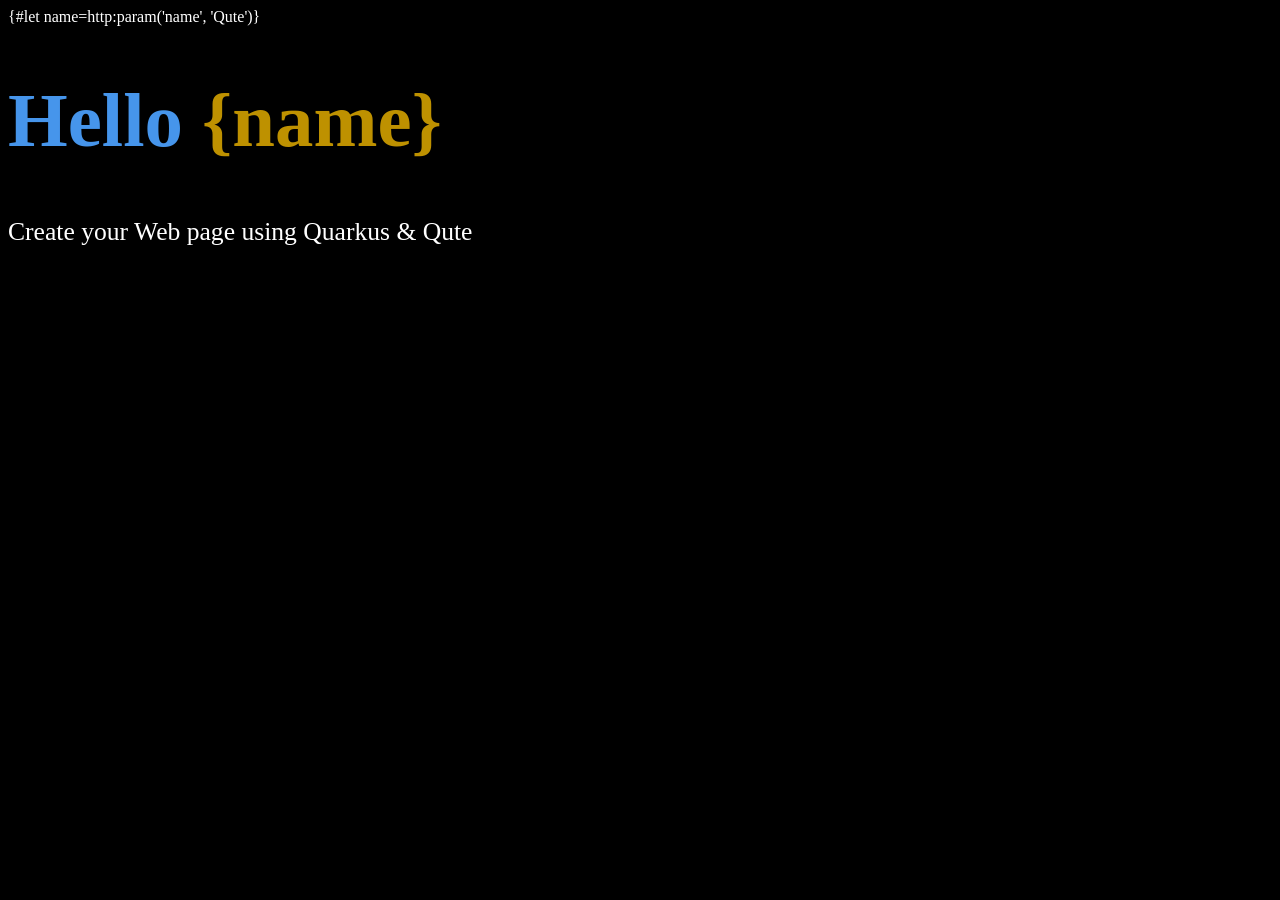
<file: src/main/resources/templates/pub/some-page.html>
{#let name=http:param('name', 'Qute')}
<!DOCTYPE html>
<html>
<head>
    <meta charset="UTF-8">
    <title>Hello {name}</title>
    <style>
        body {
            background-color: #000;
            color: #fff;
        }
        h1 {
            color: #4695EB;
            font-size: 6vw;
        }

        h1 b {
            color: #be9100;
        }

        p {
            font-size: 2vw;
        }
    </style>
</head>
<body>
<h1>Hello <b>{name}</b></h1>

<p>Create your Web page using Quarkus & Qute</p>
</body>
</html>
</file>
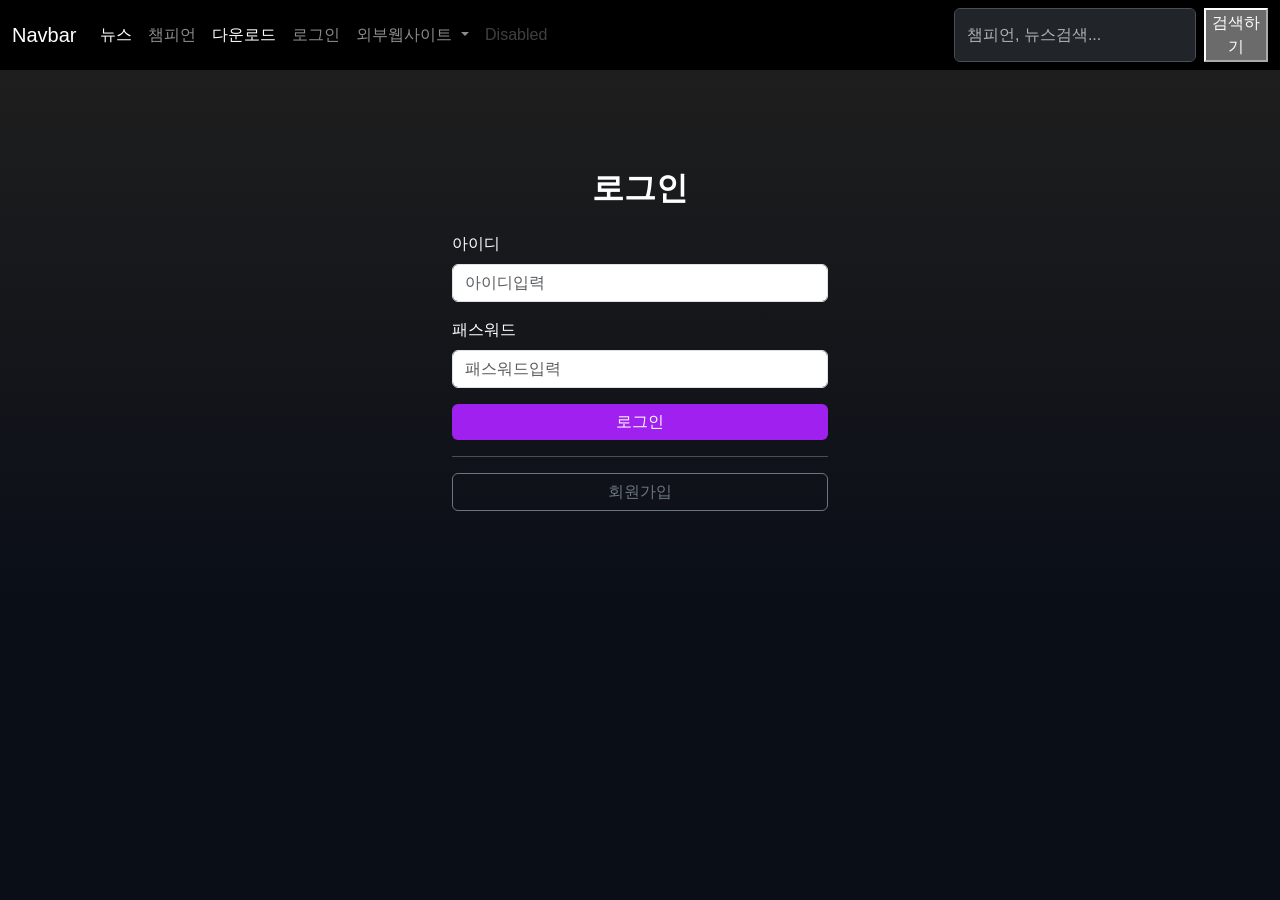
<file: src/main/resources/META-INF/resources/login/login copy.html>
<!DOCTYPE html>
<html lang="ko">
<head>
    <meta charset="UTF-8">
    <meta name="viewport" content="width=device-width, initial-scale=1.0">
    <title>League of Legends - 메인 페이지</title>
    <!-- Bootstrap 5 CDN -->
    <link href="https://cdn.jsdelivr.net/npm/bootstrap@5.3.0/dist/css/bootstrap.min.css" rel="stylesheet">
    <!-- <script src="https://cdn.jsdelivr.net/npm/bootstrap@5.3.0/dist/js/bootstrap.bundle.min.js"></script> -->
    <script src="../js/bootstrap.bundle.min.js"></script>
    <script src="../js/test.js"></script>
    
    <!-- <script src="js/search.js"></script> -->



    <!-- 커스텀 스타일 (LOL 테마 + 챔피언 호버 효과) -->
     <link rel="stylesheet" href="../css/main.css">


    <!-- <style>    # main.css 파일에 디자인 파일이 들어있기에 이건 더이상 필요없어진듯?...
        body { background-color: #0a0e17; color: #fff; font-family: 'Arial', sans-serif; }
        .navbar { background-color: #000; }
        .hero { background: linear-gradient(to bottom, #1e1e1e, #0a0e17); min-height: 60vh; }
        .accent-purple { color: #a020f0; }
        .accent-red { color: #ff0000; }
        .card { background-color: #1e1e1e; border: none; transition: transform 0.3s, box-shadow 0.3s; }
        .card:hover { transform: scale(1.05); box-shadow: 0 10px 20px rgba(160, 32, 240, 0.5); }
        .card-img-top { height: 200px; object-fit: cover; border-radius: 10px 10px 0 0; }
        .btn-primary { background-color: #a020f0; border: none; }
        .btn-primary:hover { background-color: #800080; }
    </style> -->


    <script>
    window.onload = function() {
        alert("메인 페이지 로딩 완료");
    }
    </script>


</head>
<body>

    <!-- 헤더 (Navbar) -->
    <!-- <nav class="navbar navbar-expand-lg navbar-dark">
        <div class="container-fluid">
            <a class="navbar-brand" href="http://localhost:8080/index.html">League of Legends</a>
            <button class="navbar-toggler" type="button" data-bs-toggle="collapse" data-bs-target="#navbarNav" aria-controls="navbarNav" aria-expanded="false" aria-label="Toggle navigation">
                <span class="navbar-toggler-icon"></span>
            </button>
            <div class="collapse navbar-collapse" id="navbarNav">
                <ul class="navbar-nav ms-auto">
                    <li class="nav-item"><a class="nav-link" href="#">뉴스</a></li>
                    <li class="nav-item"><a class="nav-link" href="#">챔피언</a></li>
                    <li class="nav-item"><a class="nav-link" href="#">다운로드</a></li>
                    <li class="nav-item"><a class="nav-link" href="#">로그인</a></li>
                    <li class="nav-item"><a class="nav-link" href="https://lol.ps/" target="_blank">외부웹사이트</a></li>
                </ul>
            </div>
        </div>
    </nav> -->

<nav class="navbar navbar-expand-lg" data-bs-theme="dark">





    
    <div class="container-fluid">
  <a class="navbar-brand" href="#">Navbar</a>
  <button class="navbar-toggler" type="button" data-bs-toggle="collapse" data-bs-target="#navbarSupportedContent" aria-controls="navbarSupportedContent" aria-expanded="false" aria-label="Toggle navigation">
    <span class="navbar-toggler-icon"></span>
  </button>
  <div class="collapse navbar-collapse" id="navbarSupportedContent">


    


    
    <ul class="navbar-nav me-auto mb-2 mb-lg-0">
      <li class="nav-item">
        <a class="nav-link active" aria-current="page" href="#">뉴스</a>
      </li>
      
      <li class="nav-item">
        <a class="nav-link" href="#">챔피언</a>
      </li>

<li class="nav-item">
        <a class="nav-link active" aria-current="page" href="main_page_sub/download.html">다운로드</a>
      </li><li class="nav-item">



        <!-- <a class="nav-link active" aria-current="page" href="#">로그인</a> -->
  <!-- #수정됨 -->       <a class="nav-link" href="/login">로그인</a>


      </li>

      <li class="nav-item dropdown">
        <a class="nav-link dropdown-toggle" href="#" role="button" data-bs-toggle="dropdown" aria-expanded="false">
          외부웹사이트
        </a>
        <ul class="dropdown-menu">
          <li><a class="dropdown-item" href="https://lol.ps/">롤전적</a></li>
          <li><a class="dropdown-item" href="#">불법사이트</a></li>
          <li><hr class="dropdown-divider"></li>
          <li><a class="dropdown-item" href="#">외부웹</a></li>
        </ul>
      </li>
      <li class="nav-item">
        <a class="nav-link disabled" aria-disabled="true">Disabled</a>
      </li>
    </ul>



    <!-- <form class="d-flex" id="searchForm">
      <input class="form-control me-2" type="search" placeholder="Search" aria-label="Search" id= "searchForm" />
      <button class="btn btn-outline-success" type="submit">Search</button>
    </form> -->



    <form class="d-flex" id="searchForm">
<input class="form-control me-2" type="search" placeholder="챔피언, 뉴스검색..."aria-label="Search" id="searchInput">
<button class="btnbtn-outline-success" type="submit">검색하기</button>
</form>



  </div>
</div>
</nav>


<!--네비바→ index.html과동일하게복사-->
<section class="hero d-flex align-items-center
justify-content-center text-center py-5">
<div class="container" style="max-width: 400px;">
<h2 class="fw-bold mb-4">로그인</h2>

  <form method="POST" action="/login_check">
<div class="mb-3 text-start">
<label class="form-label">아이디</label>
<input type="text" class="form-control"
name="username" placeholder="아이디입력" required>
</div>
<div class="mb-3 text-start">
<label class="form-label">패스워드</label>
<input type="password" class="form-control"
name="password" placeholder="패스워드입력" required>
  </div>
  <button type="submit"
      class="btn btn-primary w-100">로그인</button>


  <hr>
  <a href="/register" 
  class="btn btn-outline-secondary w-100">
  회원가입
  </a>
  </form>
</div>
</section>
</file>
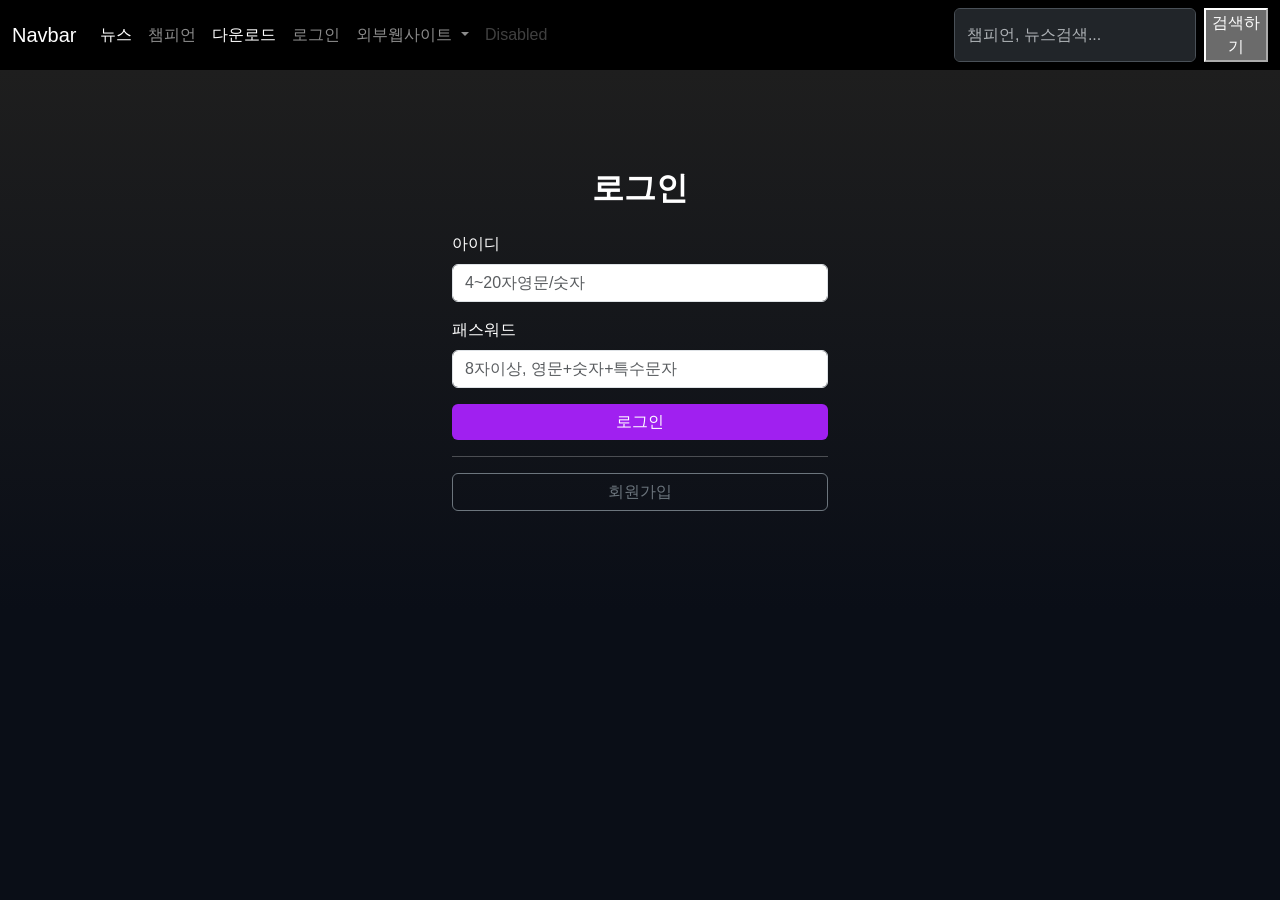
<file: src/main/resources/META-INF/resources/login/login.html>
<!DOCTYPE html>
<html lang="ko">
<head>
    <meta charset="UTF-8">
    <meta name="viewport" content="width=device-width, initial-scale=1.0">
    <title>League of Legends - 메인 페이지</title>
    <!-- Bootstrap 5 CDN -->
    <link href="https://cdn.jsdelivr.net/npm/bootstrap@5.3.0/dist/css/bootstrap.min.css" rel="stylesheet">
    <!-- <script src="https://cdn.jsdelivr.net/npm/bootstrap@5.3.0/dist/js/bootstrap.bundle.min.js"></script> -->
    <script src="../js/bootstrap.bundle.min.js"></script>
    <script src="../js/test.js"></script>
    
    <!-- <script src="js/search.js"></script> -->



    <!-- 커스텀 스타일 (LOL 테마 + 챔피언 호버 효과) -->
     <link rel="stylesheet" href="../css/main.css">


    <!-- <style>    # main.css 파일에 디자인 파일이 들어있기에 이건 더이상 필요없어진듯?...
        body { background-color: #0a0e17; color: #fff; font-family: 'Arial', sans-serif; }
        .navbar { background-color: #000; }
        .hero { background: linear-gradient(to bottom, #1e1e1e, #0a0e17); min-height: 60vh; }
        .accent-purple { color: #a020f0; }
        .accent-red { color: #ff0000; }
        .card { background-color: #1e1e1e; border: none; transition: transform 0.3s, box-shadow 0.3s; }
        .card:hover { transform: scale(1.05); box-shadow: 0 10px 20px rgba(160, 32, 240, 0.5); }
        .card-img-top { height: 200px; object-fit: cover; border-radius: 10px 10px 0 0; }
        .btn-primary { background-color: #a020f0; border: none; }
        .btn-primary:hover { background-color: #800080; }
    </style> -->


    <script>
    window.onload = function() {
        alert("메인 페이지 로딩 완료");
    }
    </script>


</head>
<body>

    <!-- 헤더 (Navbar) -->
    <!-- <nav class="navbar navbar-expand-lg navbar-dark">
        <div class="container-fluid">
            <a class="navbar-brand" href="http://localhost:8080/index.html">League of Legends</a>
            <button class="navbar-toggler" type="button" data-bs-toggle="collapse" data-bs-target="#navbarNav" aria-controls="navbarNav" aria-expanded="false" aria-label="Toggle navigation">
                <span class="navbar-toggler-icon"></span>
            </button>
            <div class="collapse navbar-collapse" id="navbarNav">
                <ul class="navbar-nav ms-auto">
                    <li class="nav-item"><a class="nav-link" href="#">뉴스</a></li>
                    <li class="nav-item"><a class="nav-link" href="#">챔피언</a></li>
                    <li class="nav-item"><a class="nav-link" href="#">다운로드</a></li>
                    <li class="nav-item"><a class="nav-link" href="#">로그인</a></li>
                    <li class="nav-item"><a class="nav-link" href="https://lol.ps/" target="_blank">외부웹사이트</a></li>
                </ul>
            </div>
        </div>
    </nav> -->

<nav class="navbar navbar-expand-lg" data-bs-theme="dark">





    
    <div class="container-fluid">
  <a class="navbar-brand" href="#">Navbar</a>
  <button class="navbar-toggler" type="button" data-bs-toggle="collapse" data-bs-target="#navbarSupportedContent" aria-controls="navbarSupportedContent" aria-expanded="false" aria-label="Toggle navigation">
    <span class="navbar-toggler-icon"></span>
  </button>
  <div class="collapse navbar-collapse" id="navbarSupportedContent">


    


    
    <ul class="navbar-nav me-auto mb-2 mb-lg-0">
      <li class="nav-item">
        <a class="nav-link active" aria-current="page" href="#">뉴스</a>
      </li>
      
      <li class="nav-item">
        <a class="nav-link" href="#">챔피언</a>
      </li>

<li class="nav-item">
        <a class="nav-link active" aria-current="page" href="main_page_sub/download.html">다운로드</a>
      </li><li class="nav-item">



        <!-- <a class="nav-link active" aria-current="page" href="#">로그인</a> -->
  <!-- #수정됨 -->       <a class="nav-link" href="/login">로그인</a>


      </li>

      <li class="nav-item dropdown">
        <a class="nav-link dropdown-toggle" href="#" role="button" data-bs-toggle="dropdown" aria-expanded="false">
          외부웹사이트
        </a>
        <ul class="dropdown-menu">
          <li><a class="dropdown-item" href="https://lol.ps/">롤전적</a></li>
          <li><a class="dropdown-item" href="#">불법사이트</a></li>
          <li><hr class="dropdown-divider"></li>
          <li><a class="dropdown-item" href="#">외부웹</a></li>
        </ul>
      </li>
      <li class="nav-item">
        <a class="nav-link disabled" aria-disabled="true">Disabled</a>
      </li>
    </ul>



    <!-- <form class="d-flex" id="searchForm">
      <input class="form-control me-2" type="search" placeholder="Search" aria-label="Search" id= "searchForm" />
      <button class="btn btn-outline-success" type="submit">Search</button>
    </form> -->



    <form class="d-flex" id="searchForm">
<input class="form-control me-2" type="search" placeholder="챔피언, 뉴스검색..."aria-label="Search" id="searchInput">
<button class="btnbtn-outline-success" type="submit">검색하기</button>
</form>



  </div>
</div>
</nav>


<!--네비바→ index.html과동일하게복사-->
<!-- <section class="hero d-flex align-items-center
justify-content-center text-center py-5">
<div class="container" style="max-width: 400px;">
<h2 class="fw-bold mb-4">로그인</h2>

  <form method="POST" action="/login_check">
<div class="mb-3 text-start">
<label class="form-label">아이디</label>
<input type="text" class="form-control"
name="username" placeholder="아이디입력" required>
</div>
<div class="mb-3 text-start">
<label class="form-label">패스워드</label>
<input type="password" class="form-control"
name="password" placeholder="패스워드입력" required>
  </div>
  <button type="submit"
      class="btn btn-primary w-100">로그인</button>


  <hr>
  <a href="/register" 
  class="btn btn-outline-secondary w-100">
  회원가입
  </a>
  </form>
</div>
</section> -->


<!-- 여기부터 12주차 pdf 내용 -->


<!-- <!기존index.html 디자인을재활용한다.--> 
<section class="hero d-flex align-items-center
justify-content-center text-center py-5">
<div class="container" style="max-width: 400px;">
<h2 class="fw-bold mb-4">로그인</h2>
<form method="POST" action="/login_check" id="loginForm">
<div class="mb-3 text-start">
<label class="form-label">아이디</label>
<input type="text" class="form-control"
id="usernameInput" name="username" placeholder="4~20자영문/숫자"required>
<div class="invalid-feedback" id="usernameMsg"></div>
</div>
<div class="mb-3 text-start">
<label class="form-label">패스워드</label>
<input type="password" class="form-control"
id="passwordInput" placeholder="8자이상, 영문+숫자+특수문자"required>
<div class="invalid-feedback" id="passwordMsg"></div>
<input type="hidden" id="password" name="password">
</div>




<!-- <button type="button" onclick="validateAndLogin()"
class="btn btn-primary w-100">로그인</button> -->
<!-- 신규 추가-->
<!-- <hr>
<a href="/register"
class="btn btn-outline-secondary w-100">
회원가입
</a>
</form>
</div>
</section> -->




<button type="button" onclick="validateAndLogin()"
class="btn btn-primary w-100">로그인</button>
<!-- 신규 추가-->
<hr>
<a href="/register"
class="btn btn-outline-secondary w-100">
회원가입
</a>
</form>
</div>
</section>






<script src="../js/input_sha256.js"></script>
</file>
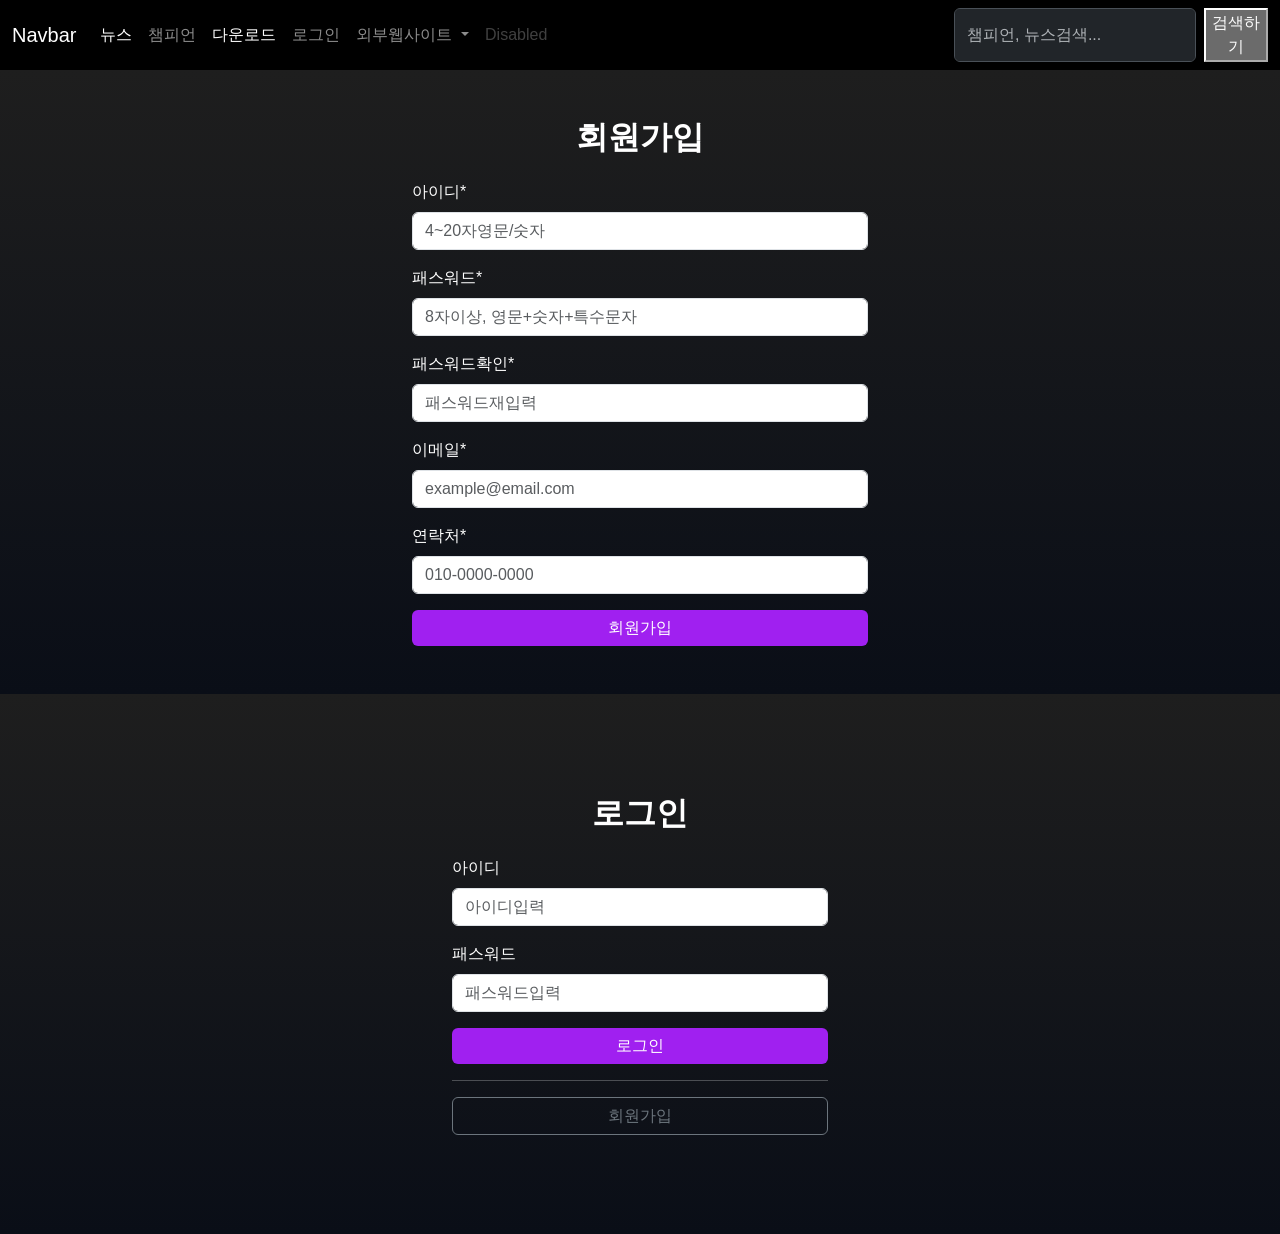
<file: src/main/resources/META-INF/resources/login/register.html>
<!DOCTYPE html>
<html lang="ko">
<head>
    <meta charset="UTF-8">
    <meta name="viewport" content="width=device-width, initial-scale=1.0">
    <title>League of Legends - 메인 페이지</title>
    <!-- Bootstrap 5 CDN -->
    <link href="https://cdn.jsdelivr.net/npm/bootstrap@5.3.0/dist/css/bootstrap.min.css" rel="stylesheet">
    <!-- <script src="https://cdn.jsdelivr.net/npm/bootstrap@5.3.0/dist/js/bootstrap.bundle.min.js"></script> -->
    <script src="../js/bootstrap.bundle.min.js"></script>
    <script src="../js/test.js"></script>
    
    <!-- <script src="js/search.js"></script> -->



    <!-- 커스텀 스타일 (LOL 테마 + 챔피언 호버 효과) -->
     <link rel="stylesheet" href="../css/main.css">


    <!-- <style>    # main.css 파일에 디자인 파일이 들어있기에 이건 더이상 필요없어진듯?...
        body { background-color: #0a0e17; color: #fff; font-family: 'Arial', sans-serif; }
        .navbar { background-color: #000; }
        .hero { background: linear-gradient(to bottom, #1e1e1e, #0a0e17); min-height: 60vh; }
        .accent-purple { color: #a020f0; }
        .accent-red { color: #ff0000; }
        .card { background-color: #1e1e1e; border: none; transition: transform 0.3s, box-shadow 0.3s; }
        .card:hover { transform: scale(1.05); box-shadow: 0 10px 20px rgba(160, 32, 240, 0.5); }
        .card-img-top { height: 200px; object-fit: cover; border-radius: 10px 10px 0 0; }
        .btn-primary { background-color: #a020f0; border: none; }
        .btn-primary:hover { background-color: #800080; }
    </style> -->


    <script>
    window.onload = function() {
        alert("메인 페이지 로딩 완료");
    }
    </script>


</head>
<body>

    <!-- 헤더 (Navbar) -->
    <!-- <nav class="navbar navbar-expand-lg navbar-dark">
        <div class="container-fluid">
            <a class="navbar-brand" href="http://localhost:8080/index.html">League of Legends</a>
            <button class="navbar-toggler" type="button" data-bs-toggle="collapse" data-bs-target="#navbarNav" aria-controls="navbarNav" aria-expanded="false" aria-label="Toggle navigation">
                <span class="navbar-toggler-icon"></span>
            </button>
            <div class="collapse navbar-collapse" id="navbarNav">
                <ul class="navbar-nav ms-auto">
                    <li class="nav-item"><a class="nav-link" href="#">뉴스</a></li>
                    <li class="nav-item"><a class="nav-link" href="#">챔피언</a></li>
                    <li class="nav-item"><a class="nav-link" href="#">다운로드</a></li>
                    <li class="nav-item"><a class="nav-link" href="#">로그인</a></li>
                    <li class="nav-item"><a class="nav-link" href="https://lol.ps/" target="_blank">외부웹사이트</a></li>
                </ul>
            </div>
        </div>
    </nav> -->

<nav class="navbar navbar-expand-lg" data-bs-theme="dark">





    
    <div class="container-fluid">
  <a class="navbar-brand" href="#">Navbar</a>
  <button class="navbar-toggler" type="button" data-bs-toggle="collapse" data-bs-target="#navbarSupportedContent" aria-controls="navbarSupportedContent" aria-expanded="false" aria-label="Toggle navigation">
    <span class="navbar-toggler-icon"></span>
  </button>
  <div class="collapse navbar-collapse" id="navbarSupportedContent">


    


    
    <ul class="navbar-nav me-auto mb-2 mb-lg-0">
      <li class="nav-item">
        <a class="nav-link active" aria-current="page" href="#">뉴스</a>
      </li>
      
      <li class="nav-item">
        <a class="nav-link" href="#">챔피언</a>
      </li>

<li class="nav-item">
        <a class="nav-link active" aria-current="page" href="main_page_sub/download.html">다운로드</a>
      </li><li class="nav-item">



        <!-- <a class="nav-link active" aria-current="page" href="#">로그인</a> -->
  <!-- #수정됨 -->       <a class="nav-link" href="/login">로그인</a>


      </li>

      <li class="nav-item dropdown">
        <a class="nav-link dropdown-toggle" href="#" role="button" data-bs-toggle="dropdown" aria-expanded="false">
          외부웹사이트
        </a>
        <ul class="dropdown-menu">
          <li><a class="dropdown-item" href="https://lol.ps/">롤전적</a></li>
          <li><a class="dropdown-item" href="#">불법사이트</a></li>
          <li><hr class="dropdown-divider"></li>
          <li><a class="dropdown-item" href="#">외부웹</a></li>
        </ul>
      </li>
      <li class="nav-item">
        <a class="nav-link disabled" aria-disabled="true">Disabled</a>
      </li>
    </ul>



    <!-- <form class="d-flex" id="searchForm">
      <input class="form-control me-2" type="search" placeholder="Search" aria-label="Search" id= "searchForm" />
      <button class="btn btn-outline-success" type="submit">Search</button>
    </form> -->



    <form class="d-flex" id="searchForm">
<input class="form-control me-2" type="search" placeholder="챔피언, 뉴스검색..."aria-label="Search" id="searchInput">
<button class="btnbtn-outline-success" type="submit">검색하기</button>
</form>



  </div>
</div>
</nav>




<!-- 네비바아래삽입한다. -->
<section class="hero d-flex align-items-center
justify-content-center text-center py-5">
<div class="container" style="max-width: 480px;">
<h2 class="fw-bold mb-4">회원가입</h2>

<form id="registerForm" action="/register_check" method="post">
<!--아이디-->
<div class="mb-3 text-start">
<label class="form-label">아이디*</label>
<input type="text" class="form-control"
id="username" name="username"
placeholder="4~20자영문/숫자"required>
<div class="invalid-feedback" id="usernameMsg"></div>
</div>
<!--패스워드-->
<div class="mb-3 text-start">
<label class="form-label">패스워드*</label>
<input type="password" class="form-control"
id="password"
placeholder="8자이상, 영문+숫자+특수문자"required>
</div>
<!--패스워드확인-->
<div class="mb-3 text-start">
<label class="form-label">패스워드확인*</label>
<input type="password" class="form-control"
id="passwordConfirm"
placeholder="패스워드재입력"required>
<div class="invalid-feedback" id="passwordMsg"></div>
</div>



<!--이메일-->
<div class="mb-3 text-start">
<label class="form-label">이메일*</label>
<input type="email" class="form-control"
id="email" name="email"
placeholder="example@email.com" required>
<div class="invalid-feedback" id="emailMsg"></div>
</div>
<!--연락처-->
<div class="mb-3 text-start">
<label class="form-label">연락처*</label>
<input type="text" class="form-control"
id="phone" name="phone"
placeholder="010-0000-0000" required>
<div class="invalid-feedback" id="phoneMsg"></div>
</div>

<input type="hidden" id="hashedPassword" name="password">

<button type="button" class="btn btn-primary w-100"
onclick="validateAndShowModal()">
회원가입
</button>
</form>
</div>
</section>





<!--네비바→ index.html과동일하게복사-->
<section class="hero d-flex align-items-center
justify-content-center text-center py-5">
<div class="container" style="max-width: 400px;">
<h2 class="fw-bold mb-4">로그인</h2>

  <form method="POST" action="/login_check">
<div class="mb-3 text-start">
<label class="form-label">아이디</label>
<input type="text" class="form-control"
name="username" placeholder="아이디입력" required>
</div>
<div class="mb-3 text-start">
<label class="form-label">패스워드</label>
<input type="password" class="form-control"
name="password" placeholder="패스워드입력" required>
  </div>
  <button type="submit"
      class="btn btn-primary w-100">로그인</button>


  <hr>
  <a href="/register" 
  class="btn btn-outline-secondary w-100">
  회원가입
  </a>
  </form>
</div>
</section>




<!--가입확인모달(</section> 아래, </body> 위) -->
<div class="modal fade" id="confirmModal" tabindex="-1">
<div class="modal-dialog modal-dialog-centered">
<div class="modal-content bg-dark text-white border-secondary">
<div class="modal-header border-secondary">
<h5 class="modal-title">가입확인</h5>
<button type="button" class="btn-close btn-close-white"
data-bs-dismiss="modal"></button>
</div>
<div class="modal-body">
<p>아래정보로가입하시겠습니까?</p>
<table class="table table-dark table-bordered">
<tr><th>아이디</th>
<td id="confirmUsername"></td></tr>
<tr><th>이메일</th>
<td id="confirmEmail"></td></tr>
<tr><th>연락처</th>
<td id="confirmPhone"></td></tr>
<tr><th>패스워드</th>
<td>******** (암호화전송)</td></tr>
</table>
</div>
<div class="modal-footer border-secondary">
<button type="button" class="btnbtn-secondary"
data-bs-dismiss="modal">취소</button>
<button type="button" class="btn btn-primary"
onclick="submitRegister()">가입하기</button>
</div>
</div>
</div>
</div>





<!--====== 검색 JavaScript ======-->
<script src="../js/search.js"></script>
<script src="../js/input_Check.js"></script>
<script src="../js/input_sha256.js"></script>
</file>
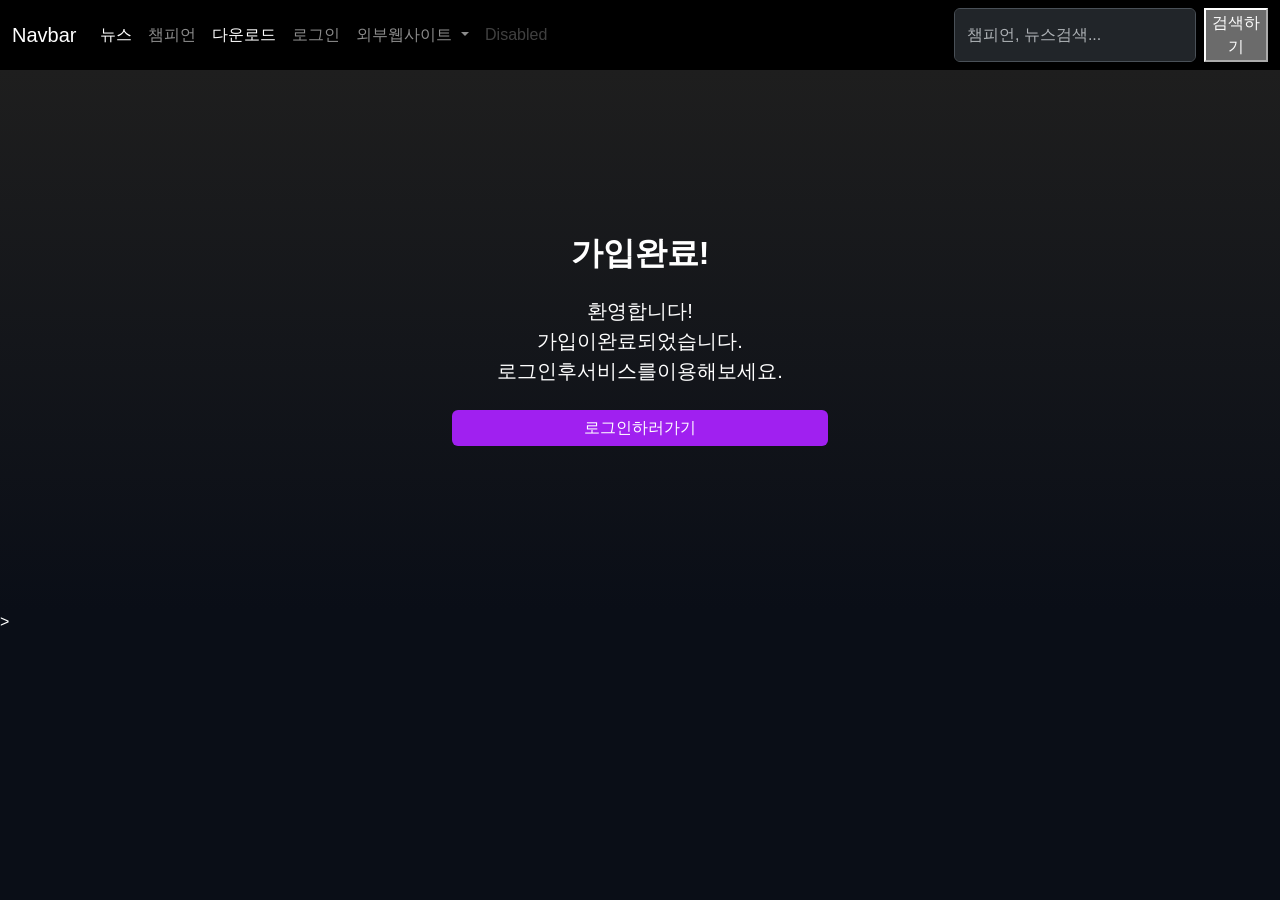
<file: src/main/resources/META-INF/resources/login/register_success.html>
<!DOCTYPE html>
<html lang="ko">
<head>
    <meta charset="UTF-8">
    <meta name="viewport" content="width=device-width, initial-scale=1.0">
    <title>League of Legends - 메인 페이지</title>
    <!-- Bootstrap 5 CDN -->
    <link href="https://cdn.jsdelivr.net/npm/bootstrap@5.3.0/dist/css/bootstrap.min.css" rel="stylesheet">
    <!-- <script src="https://cdn.jsdelivr.net/npm/bootstrap@5.3.0/dist/js/bootstrap.bundle.min.js"></script> -->
    <script src="../js/bootstrap.bundle.min.js"></script>
    <script src="../js/test.js"></script>
    
    <!-- <script src="js/search.js"></script> -->



    <!-- 커스텀 스타일 (LOL 테마 + 챔피언 호버 효과) -->
     <link rel="stylesheet" href="../css/main.css">


    <!-- <style>    # main.css 파일에 디자인 파일이 들어있기에 이건 더이상 필요없어진듯?...
        body { background-color: #0a0e17; color: #fff; font-family: 'Arial', sans-serif; }
        .navbar { background-color: #000; }
        .hero { background: linear-gradient(to bottom, #1e1e1e, #0a0e17); min-height: 60vh; }
        .accent-purple { color: #a020f0; }
        .accent-red { color: #ff0000; }
        .card { background-color: #1e1e1e; border: none; transition: transform 0.3s, box-shadow 0.3s; }
        .card:hover { transform: scale(1.05); box-shadow: 0 10px 20px rgba(160, 32, 240, 0.5); }
        .card-img-top { height: 200px; object-fit: cover; border-radius: 10px 10px 0 0; }
        .btn-primary { background-color: #a020f0; border: none; }
        .btn-primary:hover { background-color: #800080; }
    </style> -->


    <script>
    window.onload = function() {
        alert("메인 페이지 로딩 완료");
    }
    </script>


</head>
<body>

    <!-- 헤더 (Navbar) -->
    <!-- <nav class="navbar navbar-expand-lg navbar-dark">
        <div class="container-fluid">
            <a class="navbar-brand" href="http://localhost:8080/index.html">League of Legends</a>
            <button class="navbar-toggler" type="button" data-bs-toggle="collapse" data-bs-target="#navbarNav" aria-controls="navbarNav" aria-expanded="false" aria-label="Toggle navigation">
                <span class="navbar-toggler-icon"></span>
            </button>
            <div class="collapse navbar-collapse" id="navbarNav">
                <ul class="navbar-nav ms-auto">
                    <li class="nav-item"><a class="nav-link" href="#">뉴스</a></li>
                    <li class="nav-item"><a class="nav-link" href="#">챔피언</a></li>
                    <li class="nav-item"><a class="nav-link" href="#">다운로드</a></li>
                    <li class="nav-item"><a class="nav-link" href="#">로그인</a></li>
                    <li class="nav-item"><a class="nav-link" href="https://lol.ps/" target="_blank">외부웹사이트</a></li>
                </ul>
            </div>
        </div>
    </nav> -->

<nav class="navbar navbar-expand-lg" data-bs-theme="dark">





    
    <div class="container-fluid">
  <a class="navbar-brand" href="#">Navbar</a>
  <button class="navbar-toggler" type="button" data-bs-toggle="collapse" data-bs-target="#navbarSupportedContent" aria-controls="navbarSupportedContent" aria-expanded="false" aria-label="Toggle navigation">
    <span class="navbar-toggler-icon"></span>
  </button>
  <div class="collapse navbar-collapse" id="navbarSupportedContent">


    


    
    <ul class="navbar-nav me-auto mb-2 mb-lg-0">
      <li class="nav-item">
        <a class="nav-link active" aria-current="page" href="#">뉴스</a>
      </li>
      
      <li class="nav-item">
        <a class="nav-link" href="#">챔피언</a>
      </li>

<li class="nav-item">
        <a class="nav-link active" aria-current="page" href="main_page_sub/download.html">다운로드</a>
      </li><li class="nav-item">



        <!-- <a class="nav-link active" aria-current="page" href="#">로그인</a> -->
  <!-- #수정됨 -->       <a class="nav-link" href="/login">로그인</a>


      </li>

      <li class="nav-item dropdown">
        <a class="nav-link dropdown-toggle" href="#" role="button" data-bs-toggle="dropdown" aria-expanded="false">
          외부웹사이트
        </a>
        <ul class="dropdown-menu">
          <li><a class="dropdown-item" href="https://lol.ps/">롤전적</a></li>
          <li><a class="dropdown-item" href="#">불법사이트</a></li>
          <li><hr class="dropdown-divider"></li>
          <li><a class="dropdown-item" href="#">외부웹</a></li>
        </ul>
      </li>
      <li class="nav-item">
        <a class="nav-link disabled" aria-disabled="true">Disabled</a>
      </li>
    </ul>



    <!-- <form class="d-flex" id="searchForm">
      <input class="form-control me-2" type="search" placeholder="Search" aria-label="Search" id= "searchForm" />
      <button class="btn btn-outline-success" type="submit">Search</button>
    </form> -->



    <form class="d-flex" id="searchForm">
<input class="form-control me-2" type="search" placeholder="챔피언, 뉴스검색..."aria-label="Search" id="searchInput">
<button class="btnbtn-outline-success" type="submit">검색하기</button>
</form>



  </div>
</div>
</nav>


<section class="hero d-flex align-items-center
justify-content-center text-center py-5">
<div class="container" style="max-width: 400px;">
<h2 class="fw-bold mb-4">가입완료!</h2>
<p class="lead mb-4">
환영합니다!<br>
가입이완료되었습니다.<br>
로그인후서비스를이용해보세요.
</p>
<a href="/login" class="btn btn-primary w-100">
로그인하러가기
</a>
</div>
</section>
<!-- 교수님이 기존 네비바에 추가하신 코드 -->
</body>>      
</html>
</file>
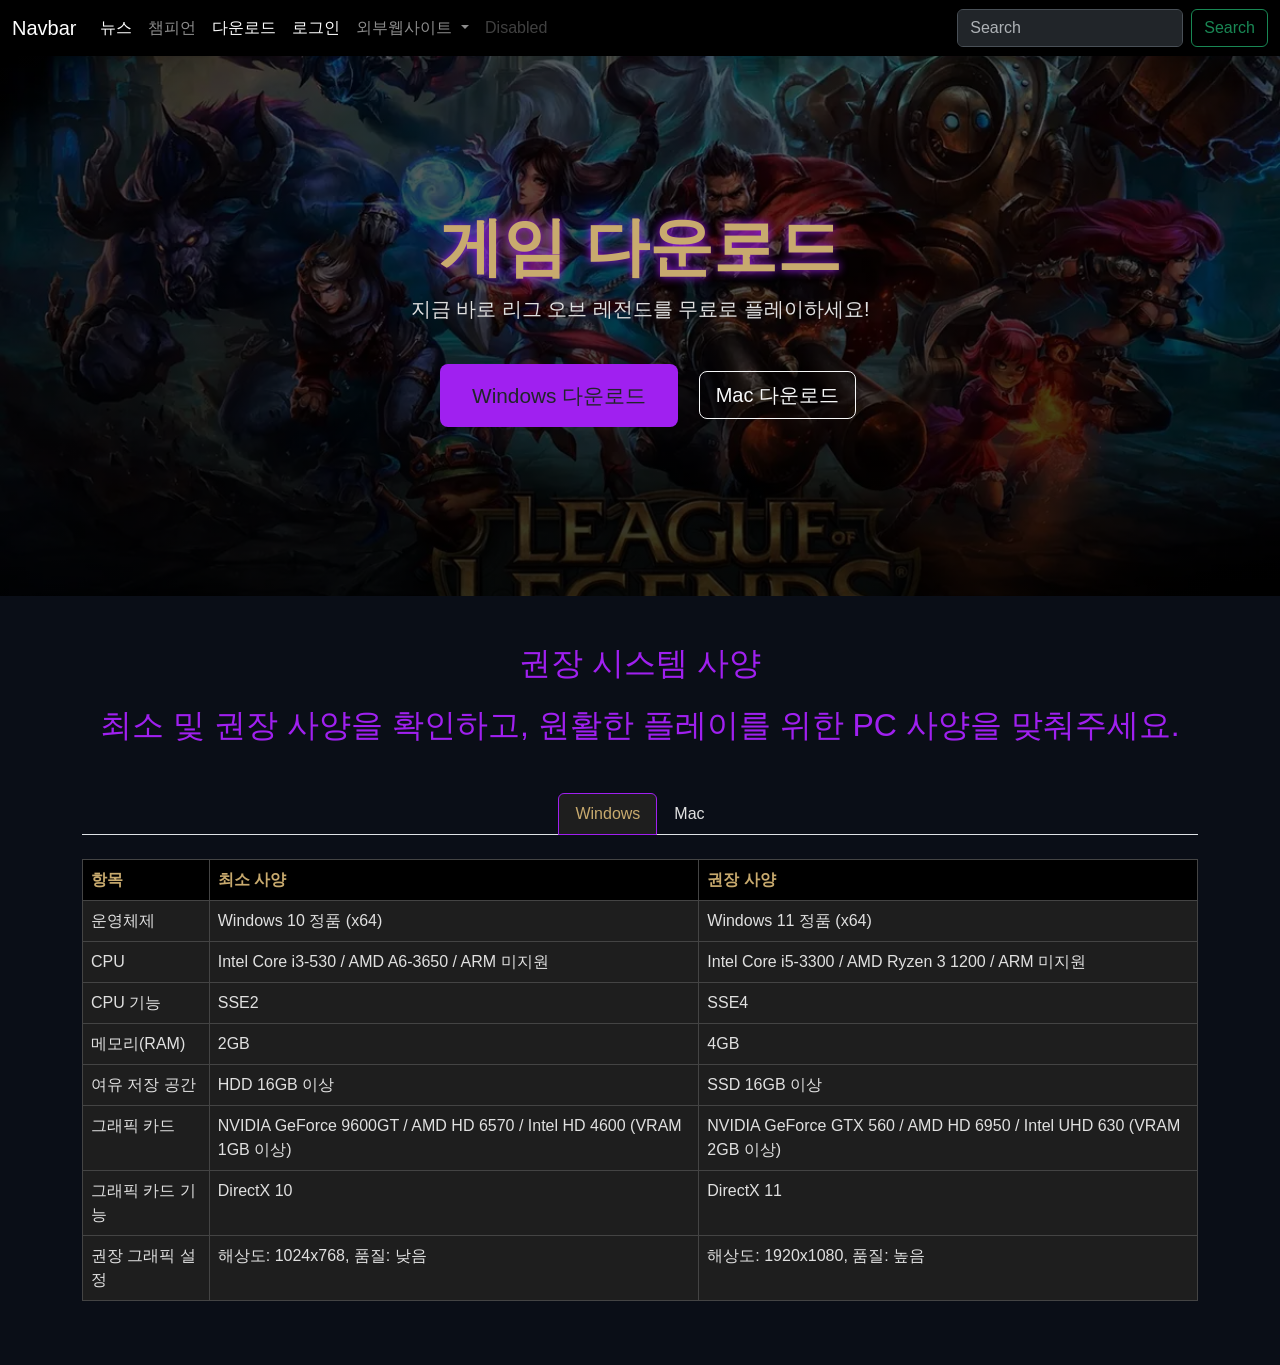
<file: src/main/resources/META-INF/resources/main_page_sub/download.html>
<!DOCTYPE html>
<html lang="ko">
<head>
    <meta charset="UTF-8">
    <meta name="viewport" content="width=device-width, initial-scale=1.0">
    <title>League of Legends - 메인 페이지</title>
    <!-- Bootstrap 5 CDN -->
    <link href="https://cdn.jsdelivr.net/npm/bootstrap@5.3.0/dist/css/bootstrap.min.css" rel="stylesheet">
    <script src="https://cdn.jsdelivr.net/npm/bootstrap@5.3.0/dist/js/bootstrap.bundle.min.js"></script>
    <!-- 커스텀 스타일 (LOL 테마 + 챔피언 호버 효과) -->
    <style>
        body { background-color: #0a0e17; color: #fff; font-family: 'Arial', sans-serif; }
        .navbar { background-color: #000; }
        .hero { background: linear-gradient(to bottom, #1e1e1e, #0a0e17); min-height: 60vh; }
        .accent-purple { color: #a020f0; }
        .accent-red { color: #ff0000; }
        .card { background-color: #1e1e1e; border: none; transition: transform 0.3s, box-shadow 0.3s; }
        .card:hover { transform: scale(1.05); box-shadow: 0 10px 20px rgba(160, 32, 240, 0.5); }
        .card-img-top { height: 200px; object-fit: cover; border-radius: 10px 10px 0 0; }
        .btn-primary { background-color: #a020f0; border: none; }
        .btn-primary:hover { background-color: #800080; }
    </style>
    <link rel="stylesheet" href="../css/download.css">

</head>
<body>

    <!-- 헤더 (Navbar) -->
    <!-- <nav class="navbar navbar-expand-lg navbar-dark">
        <div class="container-fluid">
            <a class="navbar-brand" href="http://localhost:8080/index.html">League of Legends</a>
            <button class="navbar-toggler" type="button" data-bs-toggle="collapse" data-bs-target="#navbarNav" aria-controls="navbarNav" aria-expanded="false" aria-label="Toggle navigation">
                <span class="navbar-toggler-icon"></span>
            </button>
            <div class="collapse navbar-collapse" id="navbarNav">
                <ul class="navbar-nav ms-auto">
                    <li class="nav-item"><a class="nav-link" href="#">뉴스</a></li>
                    <li class="nav-item"><a class="nav-link" href="#">챔피언</a></li>
                    <li class="nav-item"><a class="nav-link" href="#">다운로드</a></li>
                    <li class="nav-item"><a class="nav-link" href="#">로그인</a></li>
                    <li class="nav-item"><a class="nav-link" href="https://lol.ps/" target="_blank">외부웹사이트</a></li>
                </ul>
            </div>
        </div>
    </nav> -->

<nav class="navbar navbar-expand-lg" data-bs-theme="dark">
<div class="container-fluid">
  <a class="navbar-brand" href="#">Navbar</a>
  <button class="navbar-toggler" type="button" data-bs-toggle="collapse" data-bs-target="#navbarSupportedContent" aria-controls="navbarSupportedContent" aria-expanded="false" aria-label="Toggle navigation">
    <span class="navbar-toggler-icon"></span>
  </button>
  <div class="collapse navbar-collapse" id="navbarSupportedContent">


    


    
    <ul class="navbar-nav me-auto mb-2 mb-lg-0">
      <li class="nav-item">
        <a class="nav-link active" aria-current="page" href="#">뉴스</a>
      </li>
      
      <li class="nav-item">
        <a class="nav-link" href="#">챔피언</a>
      </li>

<li class="nav-item">
        <a class="nav-link active" aria-current="page" href="main_page_sub/download.html">다운로드</a>
      </li><li class="nav-item">
        <a class="nav-link active" aria-current="page" href="#">로그인</a>
      </li>

      <li class="nav-item dropdown">
        <a class="nav-link dropdown-toggle" href="#" role="button" data-bs-toggle="dropdown" aria-expanded="false">
          외부웹사이트
        </a>
        <ul class="dropdown-menu">
          <li><a class="dropdown-item" href="https://lol.ps/">롤전적</a></li>
          <li><a class="dropdown-item" href="#">불법사이트</a></li>
          <li><hr class="dropdown-divider"></li>
          <li><a class="dropdown-item" href="#">외부웹</a></li>
        </ul>
      </li>
      <li class="nav-item">
        <a class="nav-link disabled" aria-disabled="true">Disabled</a>
      </li>
    </ul>
    <form class="d-flex" role="search">
      <input class="form-control me-2" type="search" placeholder="Search" aria-label="Search" />
      <button class="btn btn-outline-success" type="submit">Search</button>
    </form>
  </div>
</div>
</nav>



<!-- 히어로 배너 (공식 페이지스타일) -->
<section class="hero">
    <div class="container">
        <h1>게임 다운로드</h1>
        <p class="lead mb-4">지금 바로 리그 오브 레전드를 무료로 플레이하세요!</p>
        <a href="../pds/Install League of Legends kr.exe" class="btn btn-download btn-lg" target="_blank">Windows 다운로드</a>
        <a href="../pds/lll.exe" class="btn btn-outline-light btn-lg" target="_blank">Mac 다운로드</a>
        
    </div>
</section>

    <!-- 시스템 사양 섹션 -->
    <section class="container my-5">
        <h2 class="text-center mb-4 accent-purple">권장 시스템 사양</h2>
        <h2 class="text-center mb-5 accent-purple">최소 및 권장 사양을 확인하고, 원활한 플레이를 위한 PC 사양을 맞춰주세요.</h2>

        <!-- 탭: Windows / Mac (첨부 이미지처럼) -->
        <ul class="nav nav-tabs justify-content-center mb-4" id="osTabs" role="tablist">
            <li class="nav-item" role="presentation">
                <button class="nav-link active" id="windows-tab" data-bs-toggle="tab" data-bs-target="#windows" type="button" role="tab">Windows</button>
            </li>
            <li class="nav-item" role="presentation">
                <button class="nav-link" id="mac-tab" data-bs-toggle="tab" data-bs-target="#mac" type="button" role="tab">Mac</button>
            </li>
        </ul>

        <div class="tab-content">
            <!-- Windows 탭 -->
            <div class="tab-pane fade show active" id="windows" role="tabpanel">
                <div class="table-responsive">
                    <table class="table table-bordered table-hover">
                        <thead>
                            <tr>
                                <th>항목</th>
                                <th>최소 사양</th>
                                <th>권장 사양</th>
                            </tr>
                        </thead>
                        <tbody>
                            <tr><td>운영체제</td><td>Windows 10 정품 (x64)</td><td>Windows 11 정품 (x64)</td></tr>
                            <tr><td>CPU</td><td>Intel Core i3-530 / AMD A6-3650 / ARM 미지원</td><td>Intel Core i5-3300 / AMD Ryzen 3 1200 / ARM 미지원</td></tr>
                            <tr><td>CPU 기능</td><td>SSE2</td><td>SSE4</td></tr>
                            <tr><td>메모리(RAM)</td><td>2GB</td><td>4GB</td></tr>
                            <tr><td>여유 저장 공간</td><td>HDD 16GB 이상</td><td>SSD 16GB 이상</td></tr>
                            <tr><td>그래픽 카드</td><td>NVIDIA GeForce 9600GT / AMD HD 6570 / Intel HD 4600 (VRAM 1GB 이상)</td><td>NVIDIA GeForce GTX 560 / AMD HD 6950 / Intel UHD 630 (VRAM 2GB 이상)</td></tr>
                            <tr><td>그래픽 카드 기능</td><td>DirectX 10</td><td>DirectX 11</td></tr>
                            <tr><td>권장 그래픽 설정</td><td>해상도: 1024x768, 품질: 낮음</td><td>해상도: 1920x1080, 품질: 높음</td></tr>
                        </tbody>
                    </table>
                </div>
            </div>

            <!-- Mac 탭 (실제 사양 기반, 간단히 예시) -->
            <div class="tab-pane fade" id="mac" role="tabpanel">
                <div class="table-responsive">
                    <table class="table table-bordered table-hover">
                        <thead>
                            <tr>
                                <th>항목</th>
                                <th>최소 사양</th>
                                <th>권장 사양</th>
                            </tr>
                        </thead>
                        <tbody>
                            <tr><td>운영체제</td><td>macOS 10.15 이상</td><td>macOS 13 Ventura 이상</td></tr>
                            <tr><td>CPU</td><td>Intel Core i5 또는 Apple M1</td><td>Apple M2 이상</td></tr>
                            <tr><td>메모리(RAM)</td><td>4GB</td><td>8GB 이상</td></tr>
                            <tr><td>여유 저장 공간</td><td>SSD 16GB 이상</td><td>SSD 30GB 이상</td></tr>
                            <tr><td>그래픽</td><td>Metal 지원 GPU</td><td>Metal 2 지원 GPU</td></tr>
                        </tbody>
                    </table>
                </div>
            </div>
        </div>
    </section>
</body>
</html>
</file>
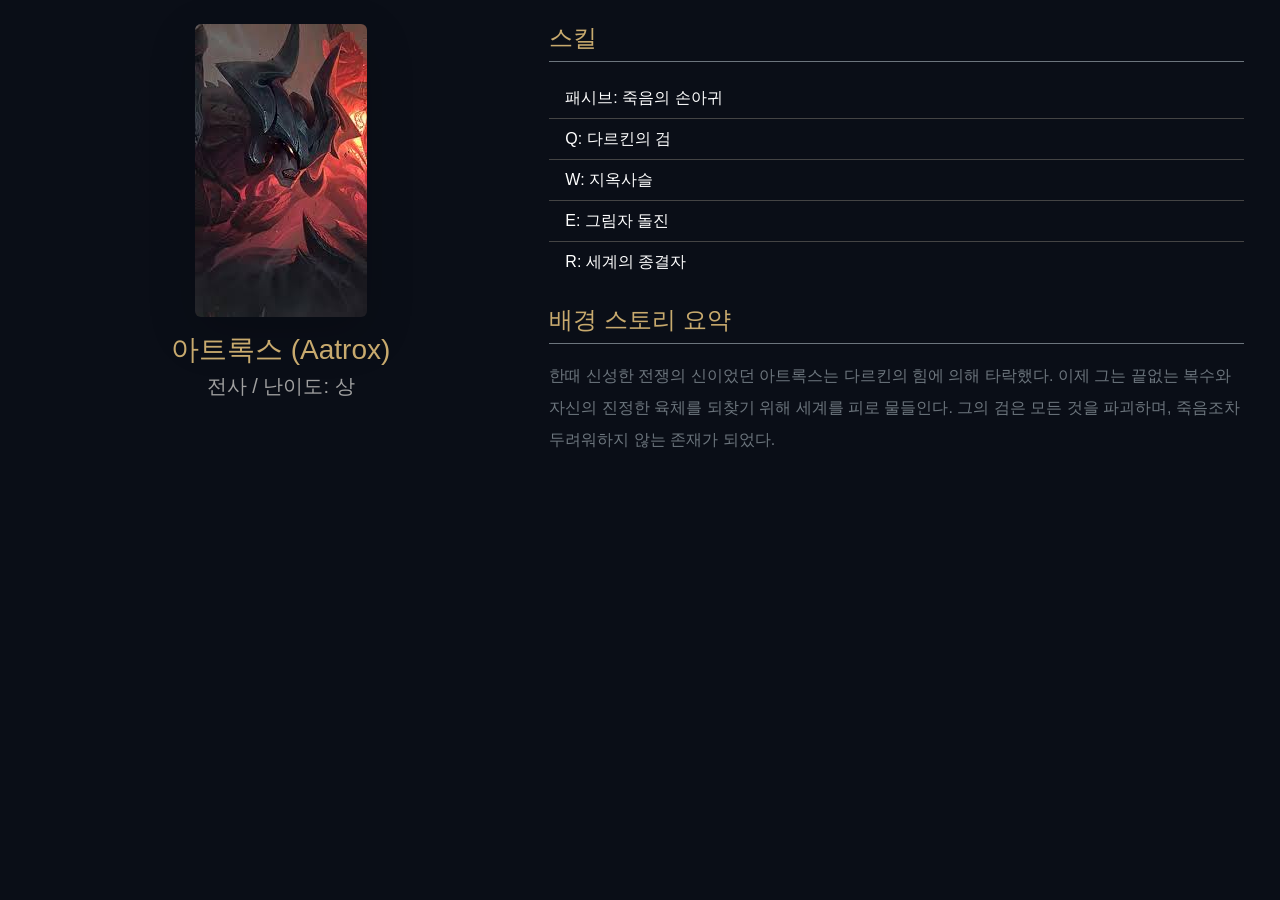
<file: src/main/resources/META-INF/resources/modals/Aatrox.html>
<!DOCTYPE html>
<html lang="ko">
<head>
  <meta charset="UTF-8">
  <meta name="viewport" content="width=device-width, initial-scale=1.0">
  <title>아트록스 상세</title>
  
  <!-- Bootstrap 5 CSS (index.html과 동일하게 연동) -->
  <link href="https://cdn.jsdelivr.net/npm/bootstrap@5.3.3/dist/css/bootstrap.min.css" rel="stylesheet" integrity="sha384-QWTKZyjpPEjISv5WaRU9OFeRpok6YctnYmDr5pNlyT2bRjXh0JMhjY6hW+ALEwIH" crossorigin="anonymous">
  
  <!-- LOL 스타일 맞추기 위한 간단 커스텀 (필요 시 resources/css/custom.css로 이동) -->
  <style>
    body {
      background-color: #0a0e17;
      color: white;
      padding: 1.5rem;
      font-family: 'Segoe UI', sans-serif;
    }
    h3, h4 {
      color: #c8aa6e; /* LOL 골드 톤 */
    }
    .text-muted {
      color: #a0a0a0 !important;
    }
    .list-group-item {
      background: transparent;
      border-color: #444;
      color: white;
    }
  </style>
</head>
<body>

  <div class="container-fluid">
    <div class="row g-4">
      
      <!-- 왼쪽: 이미지 + 기본 정보 -->
      <div class="col-lg-5 text-center">
        <img src="../image/1.jpeg" class="img-fluid rounded shadow-lg" alt="아트록스" style="max-height: 480px; object-fit: contain;">
        <div class="mt-3">
          <h3 class="mb-1">아트록스 (Aatrox)</h3>
          <p class="text-muted fs-5">전사 / 난이도: 상</p>
        </div>
      </div>
      
      <!-- 오른쪽: 스킬 + 스토리 -->
      <div class="col-lg-7">
        <h4 class="border-bottom border-secondary pb-2 mb-3">스킬</h4>
        <ul class="list-group list-group-flush mb-4">
          <li class="list-group-item">패시브: 죽음의 손아귀</li>
          <li class="list-group-item">Q: 다르킨의 검</li>
          <li class="list-group-item">W: 지옥사슬</li>
          <li class="list-group-item">E: 그림자 돌진</li>
          <li class="list-group-item">R: 세계의 종결자</li>
        </ul>

        <h4 class="border-bottom border-secondary pb-2 mb-3">배경 스토리 요약</h4>
        <p class="text-secondary lh-lg">
          한때 신성한 전쟁의 신이었던 아트록스는 다르킨의 힘에 의해 타락했다. 
          이제 그는 끝없는 복수와 자신의 진정한 육체를 되찾기 위해 세계를 피로 물들인다. 
          그의 검은 모든 것을 파괴하며, 죽음조차 두려워하지 않는 존재가 되었다.
        </p>
      </div>
      
    </div>
  </div>

</body>
</html>
</file>
<file: src/main/resources/META-INF/resources/css/main.css>
/* ── 기본 레이아웃 ──────────────────────────────────────────── */
body { background-color: #0a0e17; color: #fff; font-family: 'Arial', sans-serif; }
.navbar { background-color: #000; }
.hero { background: linear-gradient(to bottom, #1e1e1e, #0a0e17); min-height: 60vh; }

/* ── 강조 색상 ──────────────────────────────────────────────── */
.accent-purple { color: #a020f0; }
.accent-red { color: #ff0000; }

/* ── 카드 ────────────────────────────────────────────────────── */
.card { background-color: #1e1e1e; border: none; transition: transform 0.3s, box-shadow 0.3s; }
.card:hover { transform: scale(1.05); box-shadow: 0 10px 20px rgba(160, 32, 240, 0.5); }
.card-img-top { height: 200px; object-fit: cover; border-radius: 10px 10px 0 0; }

/* ── 버튼 ────────────────────────────────────────────────────── */
.btn-primary { background-color: #a020f0; border: none; }
.btn-primary:hover { background-color: #800080; }

/* ── 검색 결과 페이지 ────────────────────────────────────────── */
#searchResults { display: none; }

.search-keyword-header {
    background: #0a0a0a;
    background-image: radial-gradient(ellipse at center, #1a1a1a 0%, #000 70%);
    min-height: 180px;
    display: flex;
    align-items: center;
    justify-content: center;
    border-bottom: 2px solid #c8a96e;
}
.search-keyword-header h1 {
    font-size: 2.8rem;
    font-weight: 700;
    color: #fff;
    letter-spacing: 0.05em;
}

.search-body { background-color: #f0ede8; min-height: 500px; }
.search-sidebar { border-right: 1px solid #ddd; }

.search-category-item {
    padding: 14px 20px;
    cursor: pointer;
    color: #333;
    font-size: 0.95rem;
    border-left: 3px solid transparent;
    transition: all 0.2s;
}
.search-category-item:hover { background: #e0dcd5; }
.search-category-item.active {
    border-left: 3px solid #c8253a;
    font-weight: 700;
    color: #c8253a;
    background: #e8e4df;
}
.search-category-item .count { color: #999; font-size: 0.85rem; margin-left: 6px; }

.search-content-area { padding: 30px; }

.search-result-card {
    background: #fff;
    border: none;
    border-radius: 6px;
    margin-bottom: 16px;
    transition: box-shadow 0.2s;
}
.search-result-card:hover { box-shadow: 0 4px 15px rgba(0,0,0,0.15); }
.search-result-card img { width: 110px; height: 80px; object-fit: cover; border-radius: 6px 0 0 6px; }

.no-result { text-align: center; padding: 80px 20px; color: #666; }
.no-result h4 { color: #333; }
</file>
<file: src/main/resources/META-INF/resources/css/download.css>
body { 
    background-color: #0a0e17; 
    color: #e0e0e0; 
    font-family: 'Segoe UI', Arial, sans-serif; 
}

.hero {
    background: linear-gradient(rgba(0,0,0,0.6), rgba(0,0,0,0.8)), 
                url('../image/down.webp') center/cover no-repeat;
    min-height: 60vh;
    display: flex;
    align-items: center;
    justify-content: center;
    text-align: center;
    padding: 2rem;
}

.hero h1 { 
    font-size: 4rem; 
    font-weight: bold; 
    color: #c8aa6e;          /* LOL 골드 톤 */
    text-shadow: 0 0 10px #a020f0;
}

.btn-download {
    background-color: #a020f0;
    border: none;
    font-size: 1.3rem;
    padding: 1rem 2rem;
    margin: 1rem;
}

.btn-download:hover { 
    background-color: #800080; 
}

.nav-tabs .nav-link { 
    color: #e0e0e0; 
}

.nav-tabs .nav-link.active { 
    background-color: #1e1e1e; 
    color: #c8aa6e; 
    border-color: #a020f0; 
}

.table { 
    --bs-table-bg: #1e1e1e; 
    --bs-table-color: #e0e0e0; 
    --bs-table-border-color: #444;
}

.table th { 
    background-color: #000; 
    color: #c8aa6e; 
}

.card { 
    background-color: #1e1e1e; 
    border: 1px solid #444; 
}

.accent-purple { 
    color: #a020f0; 
}
</file>
